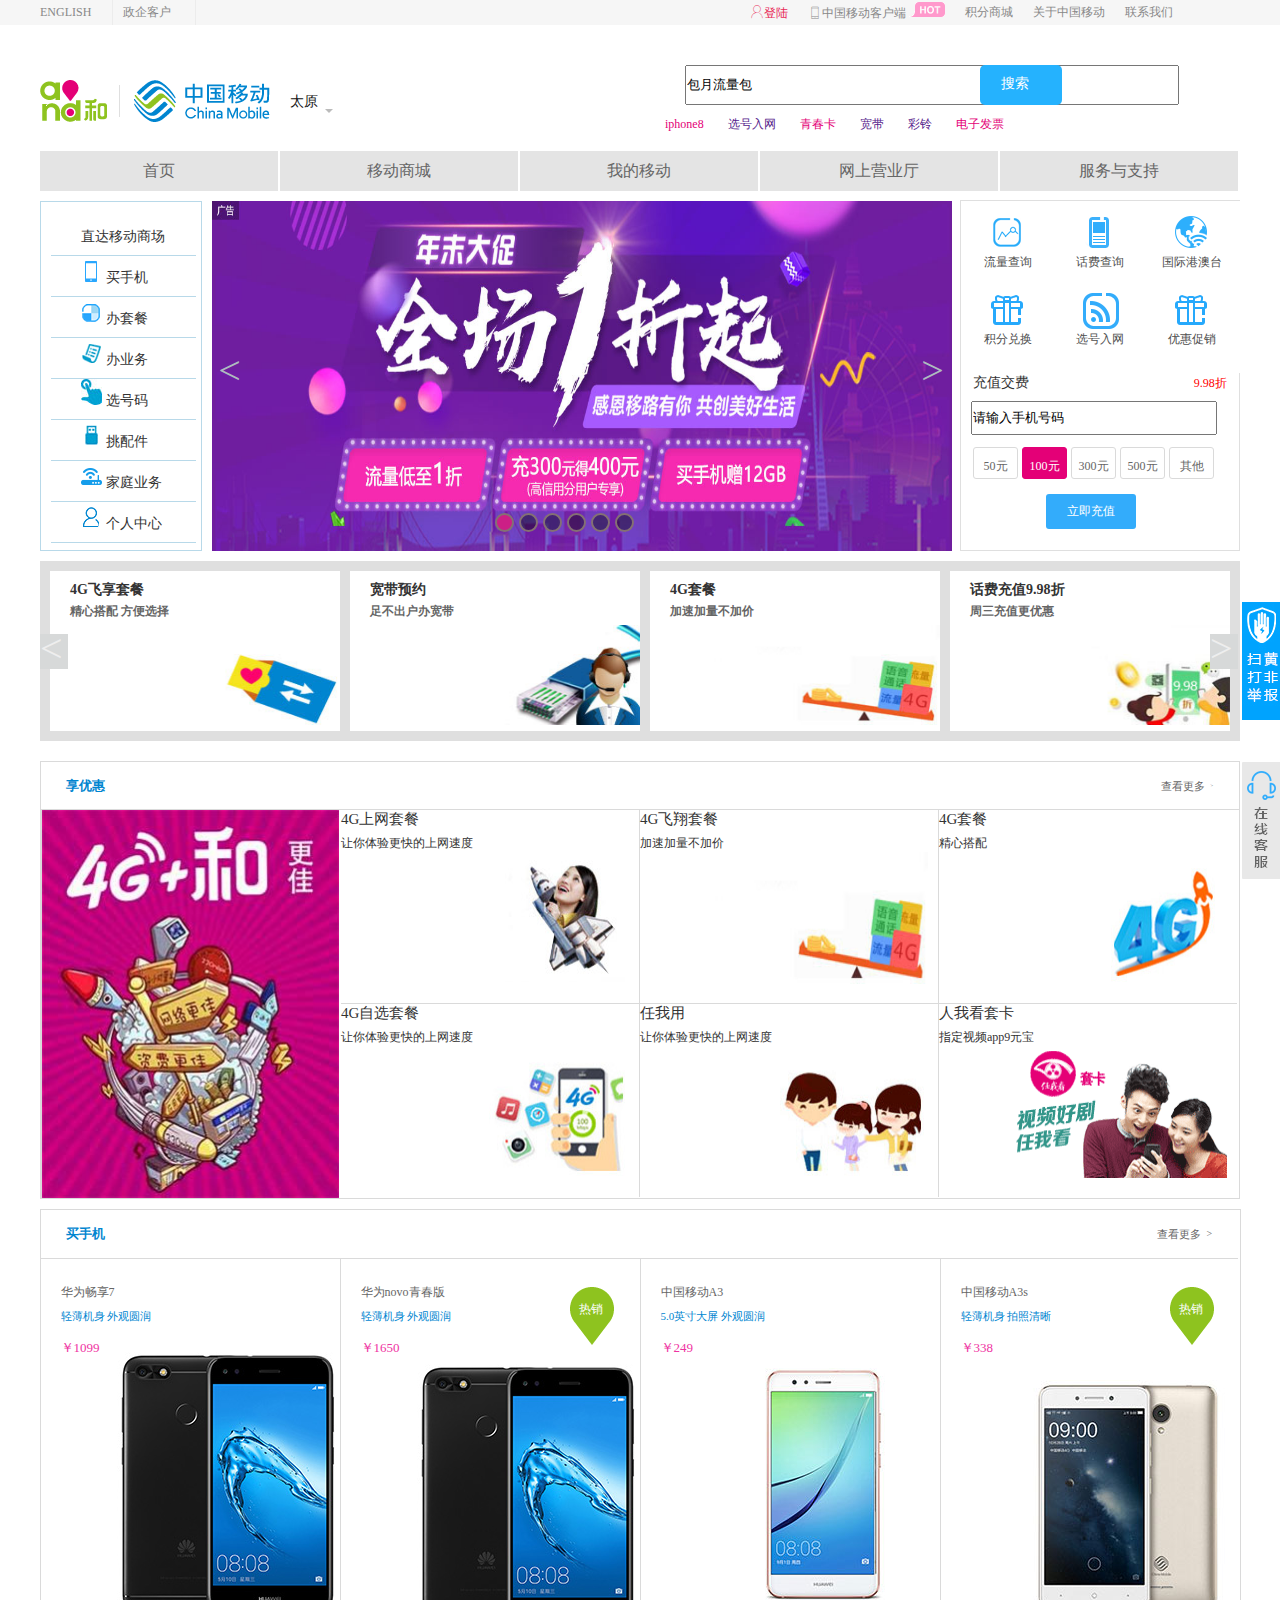
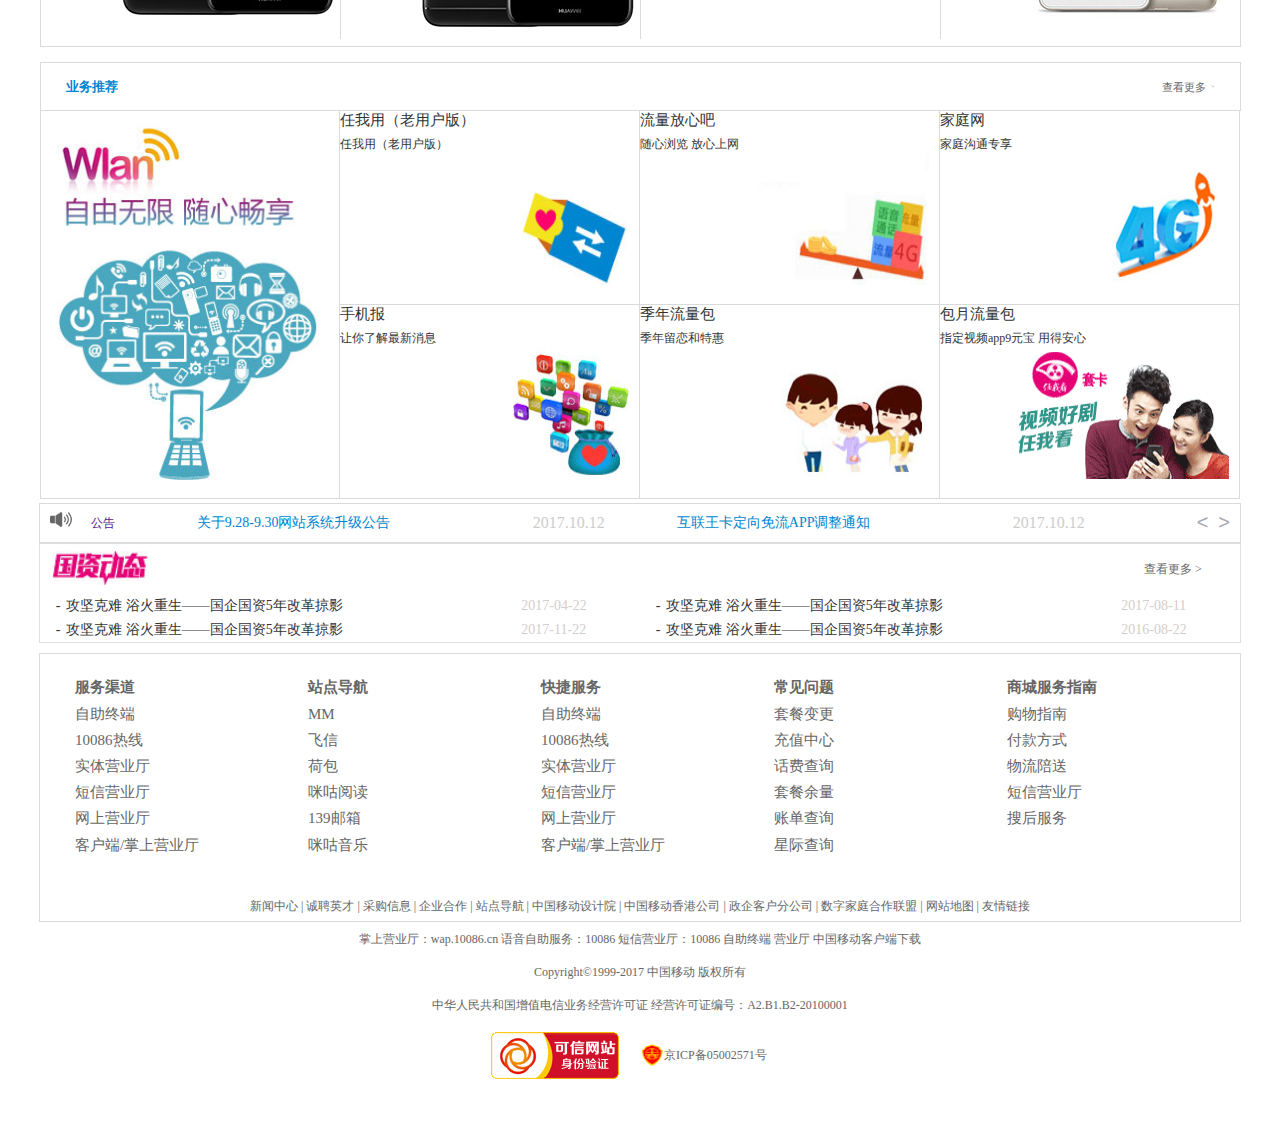
<file: index.html>
<!DOCTYPE html>
<html lang="en">
<head>
	<meta charset="UTF-8">
	<title>中国移动</title>
	<link rel="stylesheet" href="css/index.css">
	<script src="js/animate.js"></script>
	<script src="js/index.js"></script>
	<link rel="stylesheet" href="iconfont/iconfont.css">
</head>
<body>
<!-- 顶栏开始 -->
<div class="topdabeijing">
	<div class="top">
	    <div class="zuolan"><a href=""class="zuolanzi"  >ENGLISH</a></div>
	    <div class="zuolan1"><a href=""class="zuolanzi">政企客户</a></div>
	    <ul class="youlan">
	    	<li><a href=""class="youlanzi lt"><i class="icon icon-denglu"></i>登陆</a></li>
	    	<li class="er"><a href=""class="youlanzi">
				<i class="icon icon-shouji"></i>中国移动客户端
				<img src="img/new.gif" alt="">
				<div class="saoma"><img src="img/二维码.jpg" alt="">扫一扫，随时查话费!</div>
			</a></li>
	    	<li><a href="" class="youlanzi">积分商城</a></li>
	    	<li><a href=""class="youlanzi">关于中国移动</a></li>
	    	<li><a href=""class="youlanzi">联系我们</a></li>
	    </ul>
	</div>
	
</div>
<!-- 顶栏结束 -->
<!-- middle开始 -->
<div class="middlebeijing">
	<div class="zuo1">
		<a href=""><div class="andhe"><img src="img/and和.png" alt=""></div></a>
		<div class="taiyuan">
			<a href="">太原</a>
			<a href="" class="sanjiao"></a>
		</div>
    </div>
    <div class="sousuo">
    	<div class="input-shang">
    		<input type="text" value="包月流量包">
    	</div>
    	<div class="sousuo-jian">
    		<a href="" class="iconfont">搜索</a>
    	</div>
    	<div class="input-zi">
    		<a href="" class="bianse">iphone8</a>
    		<a href="">选号入网</a>
    		<a href="" class="bianse">青春卡</a>
    		<a href="">宽带</a>
    		<a href="">彩铃</a>
    		<a href="" class="bianse">电子发票</a>
    	</div>
    </div>
</div>
<!-- middle结束 -->
<!-- nav开始 -->
<ul class="nav">
	<li> <a href=""class="list">首页</a></li>
	<li> <a href=""class="list1">移动商城
		<div class="mai" style="display:none">
			<span class="mai-zi">买手机</span>
			<span class="mai-zi">办业务</span>
			<span class="mai-zi">办套餐</span>
			<span class="mai-zi">挑配件</span>
			<span class="mai-zi">立即充值</span>
			<span class="mai-zi">个人中心</span>
			<span class="mai-zi">合约机</span>
		</div>
	</a></li>
	<li> <a href=""class="list1">我的移动
		<div class="mai" style="display:none">
			<span class="mai-zi">我的账户</span>
			<span class="mai-zi">套餐余量查询</span>
			<span class="mai-zi">业务状态查询</span>
			<span class="mai-zi">详单查询</span>
			<span class="mai-zi">账单查询</span>
			<span class="mai-zi">积分查询</span>
			<span class="mai-zi">星级查询</span>
		</div>
	</a></li>
	<li> <a href=""class="list1">网上营业厅
		<div class="mai" style="display:none">
			<span class="mai-zi">网上充值</span>
			<span class="mai-zi">话费服务</span>
			<span class="mai-zi">资费套餐</span>
			<span class="mai-zi">选号入网</span>
			<span class="mai-zi">资费信息</span>
			<span class="mai-zi">业务办理</span>
			<span class="mai-zi">优惠促销</span>
		</div>
	</a></li>
	<li> <a href=""class="list1">服务与支持
		<div class="mai" style="display:none">
			<span class="mai-zi">产品</span>
			<span class="mai-zi">资费专区</span>
			<span class="mai-zi">宽带专区</span>
			<span class="mai-zi">国际/港澳台</span>
			<span class="mai-zi">中国移动俱乐部</span>
			<span class="mai-zi">手机营业厅</span>
			<span class="mai-zi">大数据应用</span>
		</div>
	</a></li>
</ul>
<!-- nav结束 -->
<!-- banner开始 -->
<div class="banner">
	<!-- 商品商场分类开始 -->
	<div class="liebiao-box">
		<ul class="liebiao-fenleibox">
			<!-- 第一行 -->
			<li class="liebiao-neirong"><a href="">直达移动商场</a>

			</li>
			<!-- 第二行 -->
			<li class="liebiao-neirong"><a href=""><img src="img/买手机.gif" alt="">    买手机</a>

			</li>
			<!-- 第三行 -->
			<li class="liebiao-neirong"><a href=""><img src="img/办套餐.gif" alt="">    办套餐</a>

			</li>
			<!-- 第四行 -->
			<li class="liebiao-neirong"><a href=""><img src="img/办业务.gif" alt="">    办业务</a>

			</li>
			<!-- 第五行 -->
			<li class="liebiao-neirong"><a href=""><img src="img/选号码.jpg" alt="">    选号码</a>
			</li>
			<!-- 第六行 -->
			<li class="liebiao-neirong"><a href=""><img src="img/挑配件.gif" alt="">    挑配件</a>
			</li>
			<!-- 第七行 -->
			<li class="liebiao-neirong"><a href=""><img src="img/家庭业务.png" alt="">    家庭业务</a>
			</li>
			<!-- 第八行 -->
			<li class="liebiao-neirong"><a href=""><img src="img/个人业务.jpg" alt="">    个人中心</a>
			</li>
		</ul>
	</div>
	<ul class="banner-pic">
		<li style="left:0"><a href=""><img src="img/banner5.jpg" alt=""></a></li>
		<li><a href=""><img src="img/banner6.jpg" alt=""></a></li>
		<li><a href=""><img src="img/banner3.jpg" alt=""></a></li>
		<li><a href=""><img src="img/banner4.jpg" alt=""></a></li>
		<li><a href=""><img src="img/banner1.jpg" alt=""></a></li>
		<li><a href=""><img src="img/banner2.jpg" alt=""></a></li>
	</ul>
	<!-- 中间滚动条 -->
	<ul class="bth-list">
		<li class="bth"></li>
		<li></li>
		<li></li>
		<li></li>
		<li></li>
		<li></li>
			
	</ul>
	<!-- 左把手 -->
	<div class="banner-left">&lt;</div>
	<!-- 右把手 -->
	<div class="banner-right">&gt;</div>
	<!-- 服务开始 -->
	<div class="fuwu">
		<div class="shang">
		    <div class="shang-box">
		<!-- 1 -->
			    <div class="fuwutu"><img src="img/流量查询.gif" alt=""></div>
			    <div class="fuwuzi"><a href="">流量查询</a></div>
			</div>
			    <!-- 2 -->
			<div class="shang-box">
			    <div class="fuwutu"><img src="img/话费查询.gif" alt=""></div>
			    <div class="fuwuzi"><a href="">话费查询</a></div>
			</div>
			    <!-- 3 -->
			<div class="shang-box">
			    <div class="fuwutu"><img src="img/国际港澳台.png" alt=""></div>
			    <div class="fuwuzi"><a href="">国际港澳台</a></div>
			    <!-- 4 -->
			</div>
			<div class="shang-box">
			    <div class="fuwutu"><img src="img/积分兑换.gif" alt=""></div>
			    <div class="fuwuzi"><a href="">积分兑换</a></div>
			</div>    
			<!-- 5 -->
			<div class="shang-box">
			    <div class="fuwutu"><img src="img/选号入网.gif" alt=""></div>
			    <div class="fuwuzi"><a href="">选号入网</a></div>
			</div>
			    <!-- 6 -->
			<div class="shang-box">
			    <div class="fuwutu"><img src="img/优惠.gif" alt=""></div>
			    <div class="fuwuzi"><a href="">优惠促销</a></div>
		    </div>
		</div>
		<!-- xia -->
		<div class="xia">
			<div class="xia-box">
				<a href="">充值交费</a>
				<div class="dazhe">9.98折</div>
			</div>
			<div class="xia-box1"><input type="text" value="请输入手机号码"></div>
			<div class="xia-box2">
				<a href="">50元</a>
				<a href="">100元</a>
				<a href="">300元</a>
				<a href="">500元</a>
				<a href="">其他</a>
			</div>
			<div class="xia-box3">
				<a href="">立即充值</a>
			</div>
		</div>
	</div>
</div>
	<!-- 服务结束 -->
<!-- 优惠开始 -->
<div class="youhui">
	<div class="left">&lt;</div>
	<div class="right">&gt;</div>
	<div class="diyiceng">
		<a href="" class="list3">
			<h1>4G飞享套餐</h1>
			<h2>精心搭配 方便选择</h2>
		<div class="xiatu"><img src="img/心.jpg" alt=""></div>
		</a>
		<a href="" class="list3">
			<h1>宽带预约</h1>
			<h2>足不出户办宽带</h2>
		<div class="xiatu"><img src="img/网线.jpg" alt=""></div></a>
		<a href="" class="list3">
			<h1>4G套餐</h1>
			<h2>加速加量不加价</h2>
		<div class="xiatu"><img src="img/翘班.jpg" alt=""></div></a>
		<a href="" class="list3">
			<h1>话费充值9.98折</h1>
			<h2>周三充值更优惠</h2>
		<div class="xiatu"><img src="img/9.98折.jpg" alt=""></div></a>
		<a href="" class="list3">
			<h1>4G飞享套餐</h1>
			<h2>精心搭配 方便选择</h2>
			<div class="xiatu"><img src="img/心.jpg" alt=""></div>
		</a>
		<a href="" class="list3">
			<h1>宽带预约</h1>
			<h2>足不出户办宽带</h2>
			<div class="xiatu"><img src="img/网线.jpg" alt=""></div></a>
		<a href="" class="list3">
			<h1>4G套餐</h1>
			<h2>加速加量不加价</h2>
			<div class="xiatu"><img src="img/翘班.jpg" alt=""></div></a>
		<a href="" class="list3">
			<h1>话费充值9.98折</h1>
			<h2>周三充值更优惠</h2>
			<div class="xiatu"><img src="img/9.98折.jpg" alt=""></div></a>
	</div>
</div>
<!-- 享优惠开始 -->
<main class="xiangyouhui">
	<div class="youhui-shang">
		<b class="shang-left">享优惠</b>
		<a href="" class="shang-right">
			<div class="shang-right-jiaotou">&gt;</div>
			<div class="shang-right-zi">查看更多</div>
		</a>

	</div>
	<div class="xiangyouhui-xia">
		<a href="" class="xiangyouhui-xia-left"><img src="img/更佳.jpg" alt=""></a>
		<div class="xiangyouhui-xia-right">
			<!-- 1 -->
			<a href="" class="xiangyouhui-right-box">
				<div class="box-zi">4G上网套餐</div>
				<div class="box-zi1">让你体验更快的上网速度</div>
				<div class="xiangyouhui-tu"><img src="img/火箭女.jpg" alt=""></div>
			</a>
			<!-- 2 -->
			<a href="" class="xiangyouhui-right-box">
				<div class="box-zi">4G飞翔套餐</div>
				<div class="box-zi1">加速加量不加价</div>
				<div class="xiangyouhui-tu"><img src="img/翘班.jpg" alt=""></div>
			</a>
			<!-- 3 -->
			<a href="" class="xiangyouhui-right-box">
				<div class="box-zi">4G套餐</div>
				<div class="box-zi1">精心搭配</div>
				<div class="xiangyouhui-tu"><img src="img/火箭.jpg" alt=""></div>
			</a>
			<!-- 4 -->
			<a href="" class="xiangyouhui-right-box">
				<div class="box-zi">4G自选套餐</div>
				<div class="box-zi1">让你体验更快的上网速度</div>
				<div class="xiangyouhui-tu"><img src="img/4G应用.jpg" alt=""></div>
			</a>
			<!-- 5 -->
			<a href="" class="xiangyouhui-right-box">
				<div class="box-zi">任我用</div>
				<div class="box-zi1">让你体验更快的上网速度</div>
				<div class="xiangyouhui-tu"><img src="img/一大家.jpg" alt=""></div>
			</a>
			<!-- 6 -->
			<a href="" class="xiangyouhui-right-box">
				<div class="box-zi">人我看套卡</div>
				<div class="box-zi1">指定视频app9元宝</div>
				<div class="xiangyouhui-tu"><img src="img/套卡.gif" alt=""></div>
			</a>

		</div>
	</div>
</main>
<!-- 享优惠结束 -->
<!-- 买手机开始 -->
<main class="maishouji">
	<div class="shouji-shang">
		<b class="shoujishang-left">买手机</b>
		<a href="" class="shoujishang-right">
			<div class="shoujishang-right-jiaotou">&gt;</div>
			<div class="shoujishang-right-zi">查看更多</div>
		</a>

	</div>
	<!-- 手机下开始 -->
	<div class="shouji-xia">
	<!-- 1 -->
		<a href="" class="shouji-xia1">
			<div class="shouji-xia-zi">华为畅享7</div>
			<div class="shouji-xia-zi1">轻薄机身 外观圆润</div>
			<div class="shouji-xia-zi2">￥1099</div>
			<div class="shouji-xia-tu"><img src="img/808灰.jpg" alt=""></div>
		</a>
		<!-- 2 -->
		<a href="" class="shouji-xia1">
            <div class="shouji-xia-zibox">
                <div class="zibox-left">
                	<div class="shouji-xia-zi">华为novo青春版</div>
                	<div class="shouji-xia-zi1">轻薄机身 外观圆润</div>
                	<div class="shouji-xia-zi2">￥1650</div>
                </div>
            	<div class="zibox-right">
            		<img src="img/rexiao.gif" alt="">
            		<div class="rexiao">热销</div>
            	</div>
            </div>
			    <div class="shouji-xia-tu"><img src="img/808灰.jpg" alt=""></div>

		</a>
		<!-- 3 -->
		<a href="" class="shouji-xia1">
			<div class="shouji-xia-zi">中国移动A3</div>
			<div class="shouji-xia-zi1">5.0英寸大屏 外观圆润</div>
			<div class="shouji-xia-zi2">￥249</div>
			<div class="shouji-xia-tu"><img src="img/120.jpg" alt=""></div>
		</a>
		<!-- 4 -->
		<a href="" class="shouji-xia1">
            <div class="shouji-xia-zibox">
                <div class="zibox-left">
                	<div class="shouji-xia-zi">中国移动A3s</div>
                	<div class="shouji-xia-zi1">轻薄机身 拍照清晰</div>
                	<div class="shouji-xia-zi2">￥338</div>
                </div>
            	<div class="zibox-right">
            		<img src="img/rexiao.gif" alt="">
            		<div class="rexiao">热销</div>
            	</div>
            </div>
			    <div class="shouji-xia-tu"><img src="img/银9：00.jpg" alt=""></div>

		</a>
	</div>

</main>
<!-- 买手机结束 -->
<!-- 业务推荐开始 -->
<main class="yewutuijian">
	<div class="yewu-shang">
		<b class="yewushang-left">业务推荐</b>
		<a href="" class="yewushang-right">
			<div class="yewushang-right-jiaotou">&gt;</div>
			<div class="yewushang-right-zi">查看更多</div>
		</a>

	</div>
	<div class="yewu-xia">
		<a href="" class="yewu-xia-left"><img src="img/自由无限.jpg" alt=""></a>
		<div class="yewu-xia-right">
			<!-- 1 -->
			<a href="" class="yewu-right-box">
				<div class="box-zi">任我用（老用户版）</div>
				<div class="box-zi1">任我用（老用户版）</div>
				<div class="yewu-tu"><img src="img/心.jpg"></div>
			</a>
			<!-- 2 -->
			<a href="" class="yewu-right-box">
				<div class="box-zi">流量放心吧</div>
				<div class="box-zi1">随心浏览 放心上网</div>
				<div class="yewu-tu"><img src="img/翘班.jpg" alt=""></div>
			</a>
			<!-- 3 -->
			<a href="" class="yewu-right-box">
				<div class="box-zi">家庭网</div>
				<div class="box-zi1">家庭沟通专享</div>
				<div class="yewu-tu"><img src="img/火箭.jpg" alt=""></div>
			</a>
			<!-- 4 -->
			<a href="" class="yewu-right-box">
				<div class="box-zi">手机报</div>
				<div class="box-zi1">让你了解最新消息</div>
				<div class="yewu-tu"><img src="img/应用宝.jpg"></div>
			</a>
			<!-- 5 -->
			<a href="" class="yewu-right-box">
				<div class="box-zi">季年流量包</div>
				<div class="box-zi1">季年留恋和特惠</div>
				<div class="yewu-tu"><img src="img/一大家.jpg" alt=""></div>
			</a>
			<!-- 6 -->
			<a href="" class="yewu-right-box">
				<div class="box-zi">包月流量包</div>
				<div class="box-zi1">指定视频app9元宝 用得安心</div>
				<div class="yewu-tu"><img src="img/套卡.gif" alt=""></div>
			</a>

		</div>
	</div>
</main>
<!-- 业务推荐结束 -->
<!-- 公告开始 -->
<main class="gonggao">
	<div class="laba"><img src="img/laba.gif" alt="">
	    <a href="" class="laba-zi">公告</a>
	</div>
	<ul class="xinwen">
		<li class="gg">
			<a href="" class="zuo" title="关于9.28-9.30网站系统升级公告">关于9.28-9.30网站系统升级公告</a>
			<span>2017.10.12</span>
		</li>
		<li class="gg">
			<a href="" class="zuo" title="互联王卡定向免流APP调整通知">互联王卡定向免流APP调整通知</a>
			<span>2017.10.12</span>
		</li>
		<li>
			<a href="" class="zuo" title="关于中国移动通信集团分销合作伙伴的公告">关于中国移动通信集团分销的公告</a>
			<span>2017.10.12</span>
		</li>
		<li>
			<a href="" class="zuo" title="互联王卡定向免流APP调整通知">双十一福利，1.5GB境外流量免费送！</a>
			<span>2017.10.12</span>
		</li>
	</ul>
	<span class="l">&gt;</span>
	<span class="r">&lt;</span>
</main>
<!-- 公告结束 -->
<!-- 新增动态开始 -->
<main class="dongtai">
	<div class="dongtaishang"><img src="img/国资动态.jpg" alt="">
	<a href="" class="dongtaishang-right">
		<div class="dongtaishang-right-zi">查看更多 &gt;</div>
		<!-- <div class="dongtaishang-right-jiaotou"></div> -->

	</a>
	</div>
	<ul>
		<li>
			<a href="">-</a>
			<a href="" title="攻坚克难 浴火重生——国企国资5年改革掠影">攻坚克难 浴火重生——国企国资5年改革掠影</a>
			<div class="riqi">2017-04-22</div>
		</li>
		<li>
			<a href="">-</a>
			<a href="" title="攻坚克难 浴火重生——国企国资5年改革掠影">攻坚克难 浴火重生——国企国资5年改革掠影</a>
			<div class="riqi">2017-08-11</div>
		</li>
		<li>
			<a href="">-</a>
			<a href="" title="攻坚克难 浴火重生——国企国资5年改革掠影">攻坚克难 浴火重生——国企国资5年改革掠影</a>
			<div class="riqi">2017-11-22</div>
		</li>
		<li>
			<a href="">-</a>
			<a href="" title="攻坚克难 浴火重生——国企国资5年改革掠影">攻坚克难 浴火重生——国企国资5年改革掠影</a>
			<div class="riqi">2016-08-22</div>
		</li>
	</ul>
</main>
<!-- 新增动态结束 -->
<!-- banner结束 -->
<!-- 尾部开始 -->
<div class="weibu">
	<div class="footer">
		<div class="footer-list">
			<h2>服务渠道</h2>
			<div class="footer-list1">
				<a href="">自助终端</a>
				<a href="">10086热线</a>
				<a href="">实体营业厅</a>
				<a href="">短信营业厅</a>
				<a href="">网上营业厅</a>
				<a href="">客户端/掌上营业厅</a>
			</div>
		</div>
		<div class="footer-list">
			<h2>站点导航</h2>
			<div class="footer-list1">
				<a href="">MM</a>
				<a href="">飞信</a>
				<a href="">荷包</a>
				<a href="">咪咕阅读</a>
				<a href="">139邮箱</a>
				<a href="">咪咕音乐</a>
			</div>
		</div>
		<div class="footer-list">
			<h2>快捷服务</h2>
			<div class="footer-list1">
				<a href="">自助终端</a>
				<a href="">10086热线</a>
				<a href="">实体营业厅</a>
				<a href="">短信营业厅</a>
				<a href="">网上营业厅</a>
				<a href="">客户端/掌上营业厅</a>
			</div>
		</div>
		<div class="footer-list">
			<h2>常见问题</h2>
			<div class="footer-list1">
				<a href="">套餐变更</a>
				<a href="">充值中心</a>
				<a href="">话费查询</a>
				<a href="">套餐余量</a>
				<a href="">账单查询</a>
				<a href="">星际查询</a>
			</div>
		</div>
		<div class="footer-list">
			<h2>商城服务指南</h2>
			<div class="footer-list1">
				<a href="">购物指南</a>
				<a href="">付款方式</a>
				<a href="">物流陪送</a>
				<a href="">短信营业厅</a>
				<a href="">搜后服务</a>
			</div>
		</div>
	</div>
</div>
<!-- 尾部结束 -->
<!-- 底端开始 -->
<div class="diduan" >
	<div class="diduan1">
		<a href="">新闻中心 | 诚聘英才 | 采购信息 | 企业合作 | 站点导航 | 中国移动设计院 | 中国移动香港公司 | 政企客户分公司 | 数字家庭合作联盟 | 网站地图 | 友情链接</a>
	</div>
	<div class="diduan1">
		<a href=""> 掌上营业厅：wap.10086.cn 语音自助服务：10086 短信营业厅：10086 自助终端 营业厅 中国移动客户端下载</a>
	</div>
	<div class="diduan1">
		<a href=""> Copyright©1999-2017  中国移动  版权所有</a>
	</div>
	<div class="diduan1">
		<a href=""> 中华人民共和国增值电信业务经营许可证  经营许可证编号：A2.B1.B2-20100001</a>
	</div>
	<div class="diduan2">
		<img src="img/可信网站.png" alt="">
		<img src="img/gov.gif" alt="">
		<a href="">京ICP备05002571号</a>
	</div>
</div>
<!-- 底端结束 -->
<!--侧定位-->
	<div class="shdf">
		<a href="">
			<img src="img/shdf.jpg" alt="">
		</a>
	</div>
	<div class="shdf1">
			<img src="img/收听.gif" alt="">
	</div>
</body>
</html>
</file>
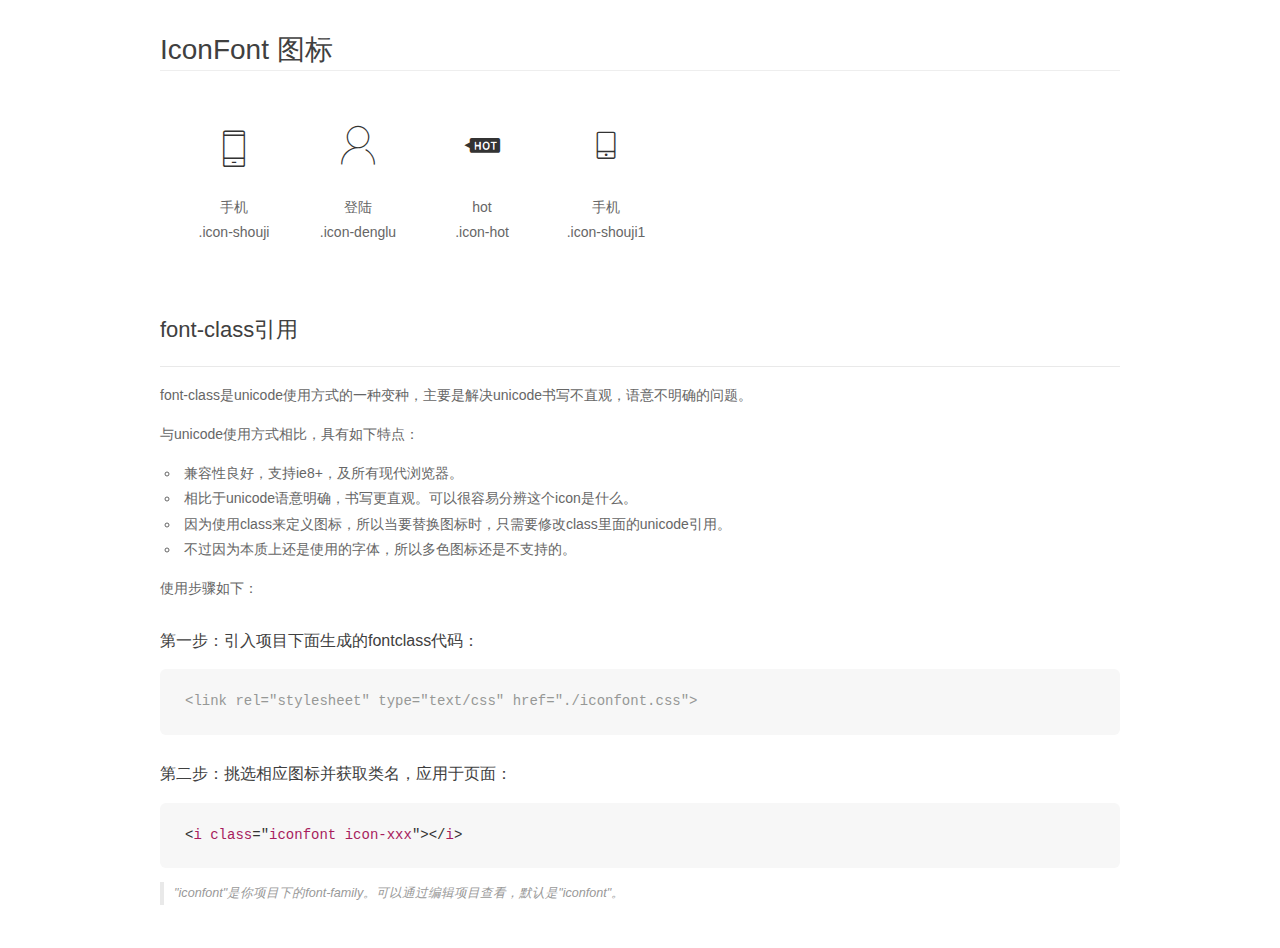
<file: iconfont/demo_fontclass.html>
<!DOCTYPE html>
<html>
<head>
    <meta charset="utf-8"/>
    <title>IconFont</title>
    <link rel="stylesheet" href="demo.css">
    <link rel="stylesheet" href="iconfont.css">
</head>
<body>
    <div class="main markdown">
        <h1>IconFont 图标</h1>
        <ul class="icon_lists clear">
            
                <li>
                <i class="icon iconfont icon-shouji"></i>
                    <div class="name">手机</div>
                    <div class="fontclass">.icon-shouji</div>
                </li>
            
                <li>
                <i class="icon iconfont icon-denglu"></i>
                    <div class="name">登陆</div>
                    <div class="fontclass">.icon-denglu</div>
                </li>
            
                <li>
                <i class="icon iconfont icon-hot"></i>
                    <div class="name">hot</div>
                    <div class="fontclass">.icon-hot</div>
                </li>
            
                <li>
                <i class="icon iconfont icon-shouji1"></i>
                    <div class="name">手机</div>
                    <div class="fontclass">.icon-shouji1</div>
                </li>
            
        </ul>

        <h2 id="font-class-">font-class引用</h2>
        <hr>

        <p>font-class是unicode使用方式的一种变种，主要是解决unicode书写不直观，语意不明确的问题。</p>
        <p>与unicode使用方式相比，具有如下特点：</p>
        <ul>
        <li>兼容性良好，支持ie8+，及所有现代浏览器。</li>
        <li>相比于unicode语意明确，书写更直观。可以很容易分辨这个icon是什么。</li>
        <li>因为使用class来定义图标，所以当要替换图标时，只需要修改class里面的unicode引用。</li>
        <li>不过因为本质上还是使用的字体，所以多色图标还是不支持的。</li>
        </ul>
        <p>使用步骤如下：</p>
        <h3 id="-fontclass-">第一步：引入项目下面生成的fontclass代码：</h3>


        <pre><code class="lang-js hljs javascript"><span class="hljs-comment">&lt;link rel="stylesheet" type="text/css" href="./iconfont.css"&gt;</span></code></pre>
        <h3 id="-">第二步：挑选相应图标并获取类名，应用于页面：</h3>
        <pre><code class="lang-css hljs">&lt;<span class="hljs-selector-tag">i</span> <span class="hljs-selector-tag">class</span>="<span class="hljs-selector-tag">iconfont</span> <span class="hljs-selector-tag">icon-xxx</span>"&gt;&lt;/<span class="hljs-selector-tag">i</span>&gt;</code></pre>
        <blockquote>
        <p>"iconfont"是你项目下的font-family。可以通过编辑项目查看，默认是"iconfont"。</p>
        </blockquote>
    </div>
</body>
</html>
</file>
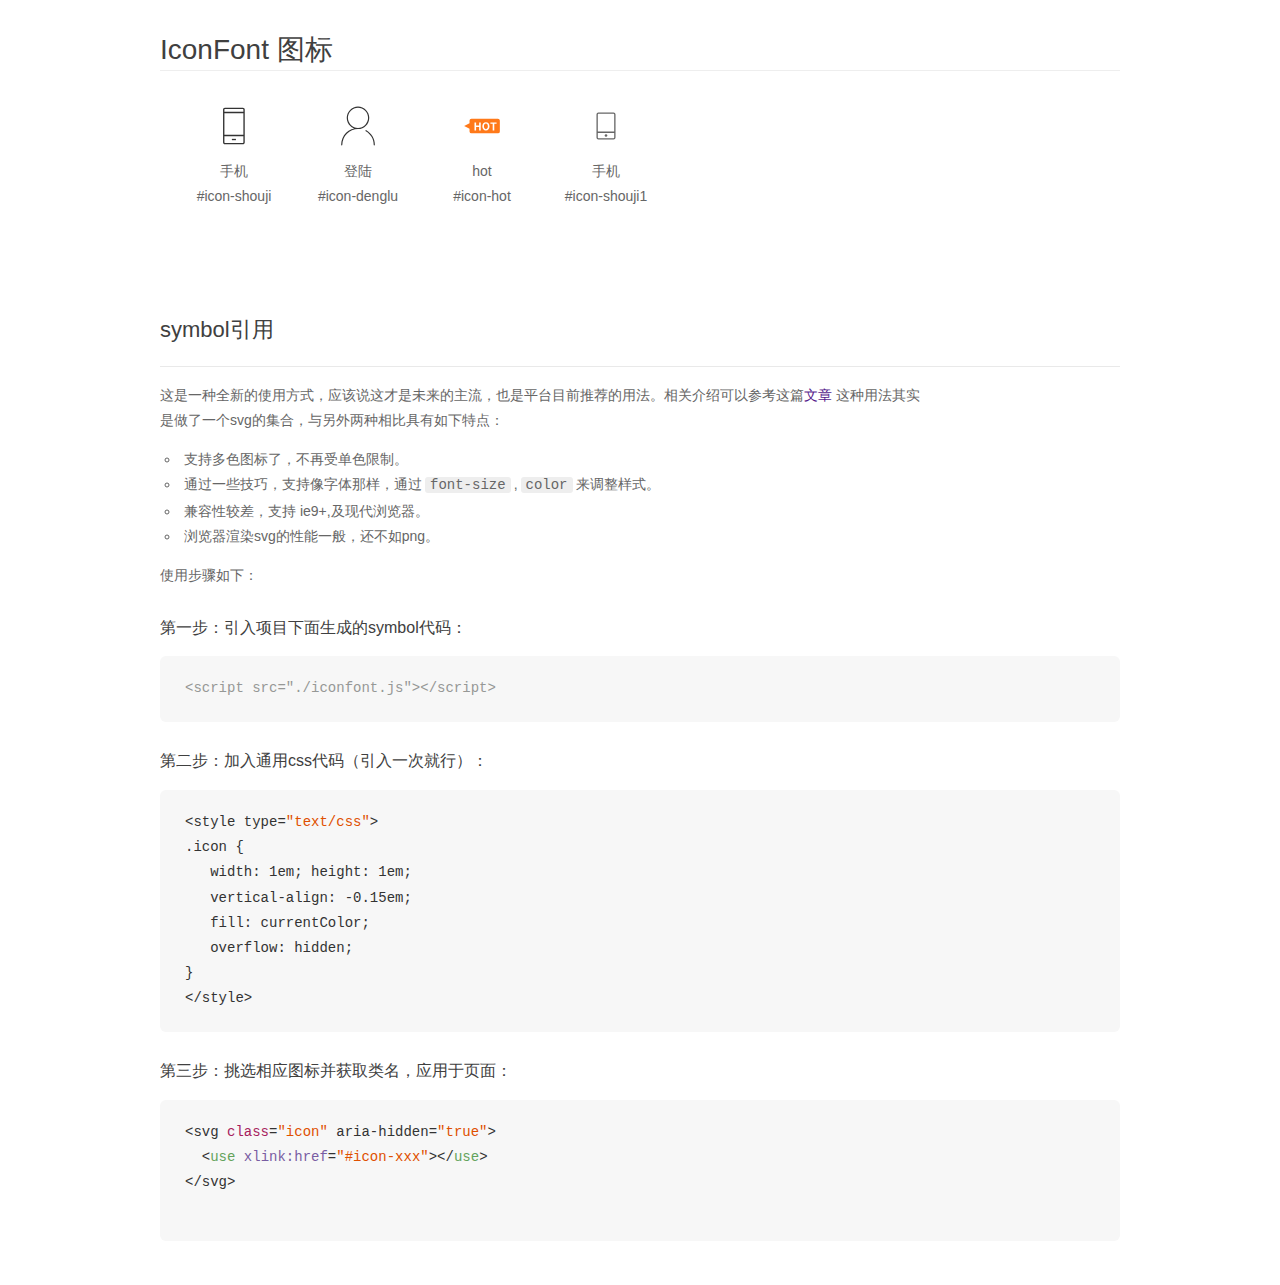
<file: iconfont/demo_symbol.html>
<!DOCTYPE html>
<html>
<head>
    <meta charset="utf-8"/>
    <title>IconFont</title>
    <link rel="stylesheet" href="demo.css">
    <script src="iconfont.js"></script>

    <style type="text/css">
        .icon {
          /* 通过设置 font-size 来改变图标大小 */
          width: 1em; height: 1em;
          /* 图标和文字相邻时，垂直对齐 */
          vertical-align: -0.15em;
          /* 通过设置 color 来改变 SVG 的颜色/fill */
          fill: currentColor;
          /* path 和 stroke 溢出 viewBox 部分在 IE 下会显示
             normalize.css 中也包含这行 */
          overflow: hidden;
        }

    </style>
</head>
<body>
    <div class="main markdown">
        <h1>IconFont 图标</h1>
        <ul class="icon_lists clear">
            
                <li>
                    <svg class="icon" aria-hidden="true">
                        <use xlink:href="#icon-shouji"></use>
                    </svg>
                    <div class="name">手机</div>
                    <div class="fontclass">#icon-shouji</div>
                </li>
            
                <li>
                    <svg class="icon" aria-hidden="true">
                        <use xlink:href="#icon-denglu"></use>
                    </svg>
                    <div class="name">登陆</div>
                    <div class="fontclass">#icon-denglu</div>
                </li>
            
                <li>
                    <svg class="icon" aria-hidden="true">
                        <use xlink:href="#icon-hot"></use>
                    </svg>
                    <div class="name">hot</div>
                    <div class="fontclass">#icon-hot</div>
                </li>
            
                <li>
                    <svg class="icon" aria-hidden="true">
                        <use xlink:href="#icon-shouji1"></use>
                    </svg>
                    <div class="name">手机</div>
                    <div class="fontclass">#icon-shouji1</div>
                </li>
            
        </ul>


        <h2 id="symbol-">symbol引用</h2>
        <hr>

        <p>这是一种全新的使用方式，应该说这才是未来的主流，也是平台目前推荐的用法。相关介绍可以参考这篇<a href="">文章</a>
        这种用法其实是做了一个svg的集合，与另外两种相比具有如下特点：</p>
        <ul>
          <li>支持多色图标了，不再受单色限制。</li>
          <li>通过一些技巧，支持像字体那样，通过<code>font-size</code>,<code>color</code>来调整样式。</li>
          <li>兼容性较差，支持 ie9+,及现代浏览器。</li>
          <li>浏览器渲染svg的性能一般，还不如png。</li>
        </ul>
        <p>使用步骤如下：</p>
        <h3 id="-symbol-">第一步：引入项目下面生成的symbol代码：</h3>
        <pre><code class="lang-js hljs javascript"><span class="hljs-comment">&lt;script src="./iconfont.js"&gt;&lt;/script&gt;</span></code></pre>
        <h3 id="-css-">第二步：加入通用css代码（引入一次就行）：</h3>
        <pre><code class="lang-js hljs javascript">&lt;style type=<span class="hljs-string">"text/css"</span>&gt;
.icon {
   width: <span class="hljs-number">1</span>em; height: <span class="hljs-number">1</span>em;
   vertical-align: <span class="hljs-number">-0.15</span>em;
   fill: currentColor;
   overflow: hidden;
}
&lt;<span class="hljs-regexp">/style&gt;</span></code></pre>
        <h3 id="-">第三步：挑选相应图标并获取类名，应用于页面：</h3>
        <pre><code class="lang-js hljs javascript">&lt;svg <span class="hljs-class"><span class="hljs-keyword">class</span></span>=<span class="hljs-string">"icon"</span> aria-hidden=<span class="hljs-string">"true"</span>&gt;<span class="xml"><span class="hljs-tag">
  &lt;<span class="hljs-name">use</span> <span class="hljs-attr">xlink:href</span>=<span class="hljs-string">"#icon-xxx"</span>&gt;</span><span class="hljs-tag">&lt;/<span class="hljs-name">use</span>&gt;</span>
</span>&lt;<span class="hljs-regexp">/svg&gt;
        </span></code></pre>
    </div>
</body>
</html>
</file>
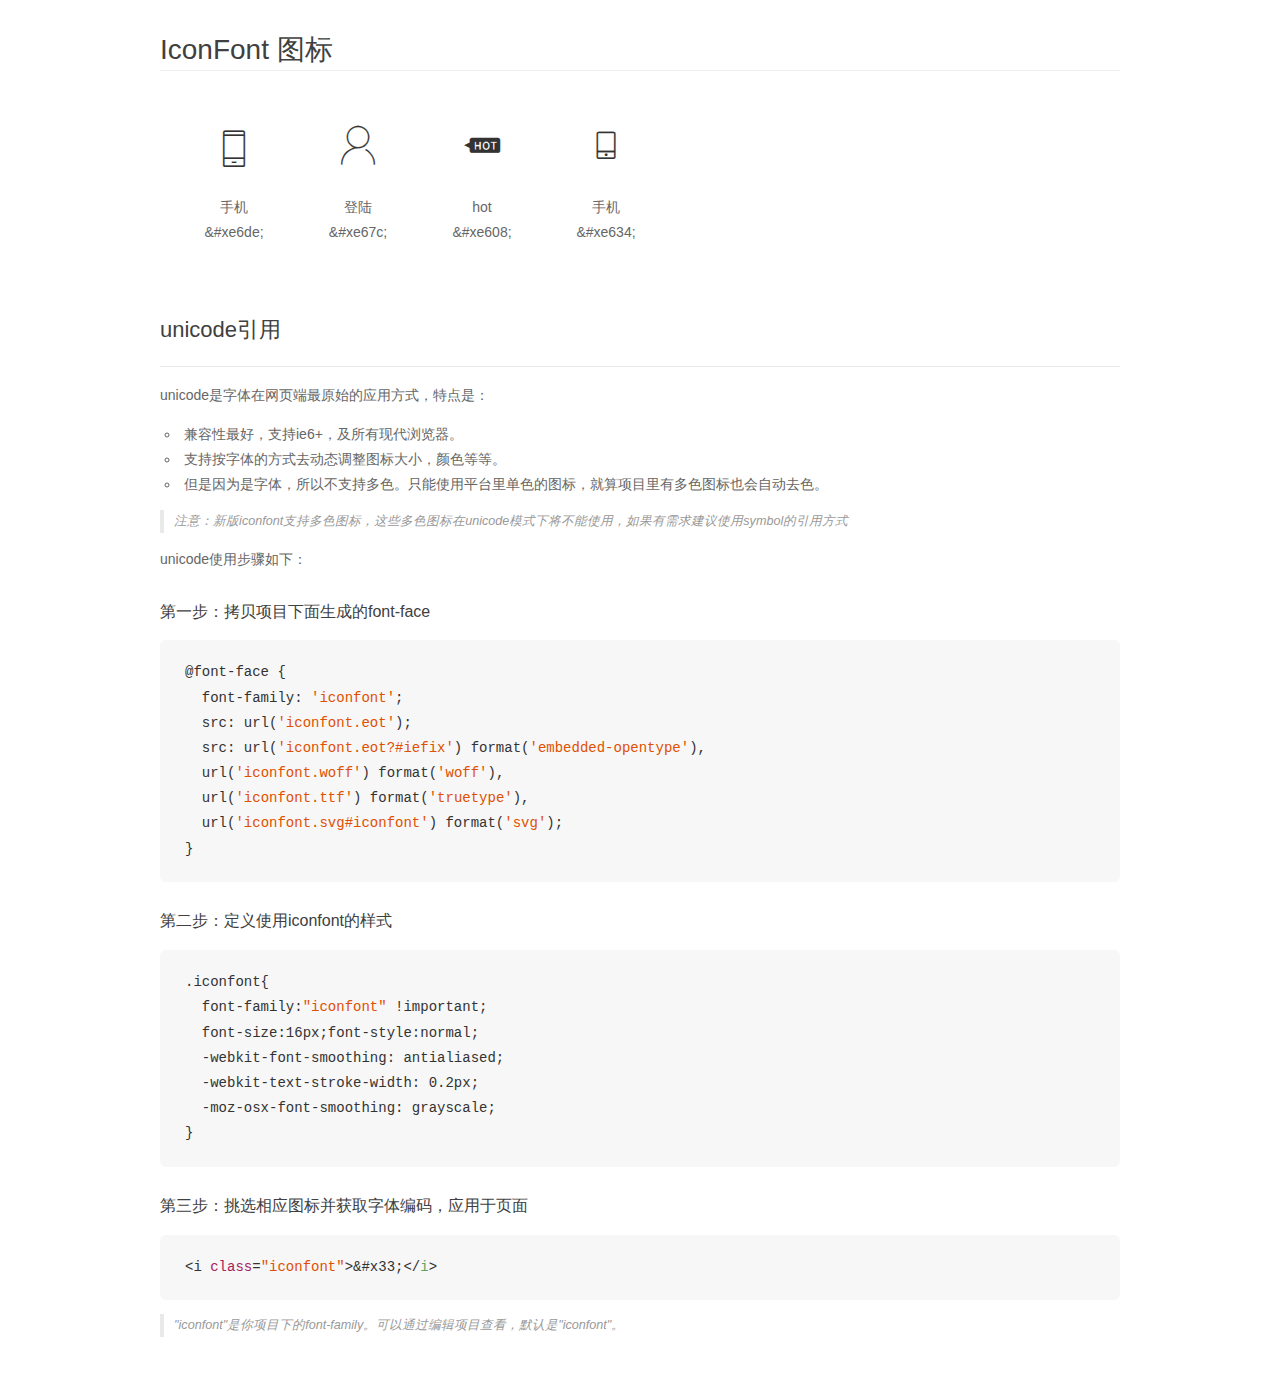
<file: iconfont/demo_unicode.html>
<!DOCTYPE html>
<html>
<head>
    <meta charset="utf-8"/>
    <title>IconFont</title>
    <link rel="stylesheet" href="demo.css">

    <style type="text/css">

        @font-face {font-family: "iconfont";
          src: url('iconfont.eot'); /* IE9*/
          src: url('iconfont.eot#iefix') format('embedded-opentype'), /* IE6-IE8 */
          url('iconfont.woff') format('woff'), /* chrome, firefox */
          url('iconfont.ttf') format('truetype'), /* chrome, firefox, opera, Safari, Android, iOS 4.2+*/
          url('iconfont.svg#iconfont') format('svg'); /* iOS 4.1- */
        }

        .iconfont {
          font-family:"iconfont" !important;
          font-size:16px;
          font-style:normal;
          -webkit-font-smoothing: antialiased;
          -webkit-text-stroke-width: 0.2px;
          -moz-osx-font-smoothing: grayscale;
        }

    </style>
</head>
<body>
    <div class="main markdown">
        <h1>IconFont 图标</h1>
        <ul class="icon_lists clear">
            
                <li>
                <i class="icon iconfont">&#xe6de;</i>
                    <div class="name">手机</div>
                    <div class="code">&amp;#xe6de;</div>
                </li>
            
                <li>
                <i class="icon iconfont">&#xe67c;</i>
                    <div class="name">登陆</div>
                    <div class="code">&amp;#xe67c;</div>
                </li>
            
                <li>
                <i class="icon iconfont">&#xe608;</i>
                    <div class="name">hot</div>
                    <div class="code">&amp;#xe608;</div>
                </li>
            
                <li>
                <i class="icon iconfont">&#xe634;</i>
                    <div class="name">手机</div>
                    <div class="code">&amp;#xe634;</div>
                </li>
            
        </ul>
        <h2 id="unicode-">unicode引用</h2>
        <hr>

        <p>unicode是字体在网页端最原始的应用方式，特点是：</p>
        <ul>
        <li>兼容性最好，支持ie6+，及所有现代浏览器。</li>
        <li>支持按字体的方式去动态调整图标大小，颜色等等。</li>
        <li>但是因为是字体，所以不支持多色。只能使用平台里单色的图标，就算项目里有多色图标也会自动去色。</li>
        </ul>
        <blockquote>
        <p>注意：新版iconfont支持多色图标，这些多色图标在unicode模式下将不能使用，如果有需求建议使用symbol的引用方式</p>
        </blockquote>
        <p>unicode使用步骤如下：</p>
        <h3 id="-font-face">第一步：拷贝项目下面生成的font-face</h3>
        <pre><code class="lang-js hljs javascript">@font-face {
  font-family: <span class="hljs-string">'iconfont'</span>;
  src: url(<span class="hljs-string">'iconfont.eot'</span>);
  src: url(<span class="hljs-string">'iconfont.eot?#iefix'</span>) format(<span class="hljs-string">'embedded-opentype'</span>),
  url(<span class="hljs-string">'iconfont.woff'</span>) format(<span class="hljs-string">'woff'</span>),
  url(<span class="hljs-string">'iconfont.ttf'</span>) format(<span class="hljs-string">'truetype'</span>),
  url(<span class="hljs-string">'iconfont.svg#iconfont'</span>) format(<span class="hljs-string">'svg'</span>);
}
</code></pre>
        <h3 id="-iconfont-">第二步：定义使用iconfont的样式</h3>
        <pre><code class="lang-js hljs javascript">.iconfont{
  font-family:<span class="hljs-string">"iconfont"</span> !important;
  font-size:<span class="hljs-number">16</span>px;font-style:normal;
  -webkit-font-smoothing: antialiased;
  -webkit-text-stroke-width: <span class="hljs-number">0.2</span>px;
  -moz-osx-font-smoothing: grayscale;
}
</code></pre>
        <h3 id="-">第三步：挑选相应图标并获取字体编码，应用于页面</h3>
        <pre><code class="lang-js hljs javascript">&lt;i <span class="hljs-class"><span class="hljs-keyword">class</span></span>=<span class="hljs-string">"iconfont"</span>&gt;&amp;#x33;<span class="xml"><span class="hljs-tag">&lt;/<span class="hljs-name">i</span>&gt;</span></span></code></pre>

        <blockquote>
        <p>"iconfont"是你项目下的font-family。可以通过编辑项目查看，默认是"iconfont"。</p>
        </blockquote>
    </div>


</body>
</html>
</file>
<file: css/index.css>
/*
* @Author: mlszd
* @Date:   2017-10-05 16:01:54
* @Last Modified by:   mlszd
* @Last Modified time: 2017-10-09 00:05:58
*/
*{margin:0; padding:0;
list-style: none}
a{text-decoration: none}
/* 	顶栏开始 */
.topdabeijing{
	width: 100%;
	height: 25px;
	background:#f6f6f6;
}
.top{
	width: 1200px;
	height: 25px;
	background: #f6f6f6;
	margin: 0 auto;

}
.zuolanzi{
	width: 72px;
	height: 25px;
	color: #888888;
	float: left;
	border-right: 1px solid #ececec;
	font-size: 12px;
	line-height: 25px;
	margin-right: 10px;
}
.zuolanzi:hover{
	color: #309cd9;
	cursor: pointer;
}
.icon{
	font-family:"iconfont";
	font-size:14px;
	font-style:normal;
	text-align: center;
}
.youlan{
	width:500px;
	height: 25px;
	background:#f6f6f6;
	float:right;
}
.youlanzi{
	font-size: 12px;
	float: left;
	margin-right: 10px;
	line-height: 25px;
	padding-left: 10px;
	color: #888888;
	position: relative;
}
.saoma{
	width: 150px;
	height: 150px;
	background: #fff;
	position: absolute;
	top:25px;
	z-index: 2;
	font-size: 14px;
	text-align:center;
	line-height: 20px;
	display: none;
}
.saoma img{
	width: 60%;
	height: 60%;
	display: block;
	margin: 15px auto;
}
.saoma:hover{
	color: #111111;
}
.lt{
	color: #e82a58;
}
.youlanzi:hover{
    color:#309cd9; 
}
/* 顶栏结束 */
/* middle开始 */
.middlebeijing{
	width:1200px;
	height: 96px;
	padding: 15px 0 15px 0;
	margin: 0 auto;
}
.zuo1{
	width: 575px;
	height: 50px;
	background: #ffffff;
	float: left;
	margin-top: 40px;
	
}
.middlebeijing .andhe{
	width: 230px;
	height: 100%;
	float: left;
}
.taiyuan{
	width: 43px;
	height: 25px;
	margin-top: 8.5px;
	margin-left: 20px;
    float: left;
}
.taiyuan a:nth-child(1){
	display: block;
	font-size: 14px;
	line-height: 25px;
	float: left;
	color: #111111;
}
.taiyuan a:nth-child(2){
	display: block;
	width: 0;
	height: 0;
	margin-top: 20px;
	margin-left: 1px;
	border-top:4px solid #bbbbbb;
	border-left:4px solid transparent;
	border-bottom: 4px solid transparent;
	border-right:4px solid transparent;
	transition:all 0.5s;
	float: right;
	font-size: 8px;
	line-height: 25px;
	/* float: right; */
}
.sousuo{
	width: 575px;
	height: 61.8px;
	float: right;

}
.input-shang{
	height: 36px;
	width: 575px;
	/* border: 1px solid #ccc; */
	margin-top: 25px;
	margin-left: 20px;
}
.input-shang input{
	width: 490px;
	height: 100%;
	outline: none;
}
.sousuo-jian{
	width: 40px;
	height: 40px;
	padding: 0 21px;
	background-color: #25b2fe;
	border-radius: 5px;
	position: absolute;
	top: 65px;
	right: 218px;
}
.sousuo-jian a{
	font-size: 14px;
	line-height: 36px;
	color: white;
}
.input-zi{
	width: 100%;
	height: 26.6px;
	margin-top:10px;
}
.input-zi a{
	font-size: 12px;
	line-height: 26.6px;
	margin-right: 20px;
}
.input-zi a:hover{
	color: #33acfb;
	text-decoration: underline;
}
.input-zi .bianse{
	color: #e40077;
}	

/* middle结束 */
/* nav开始 */
.nav{
	width: 1200px;
	height: 40px;
	background:#ffffff;
	margin: 0 auto;
	position: relative;
	padding-bottom: 10px;
}
.list1{
	width: 238px;
	height: 40px;
	background:#e4e4e4;
	float: left;
	border-right: 2px solid #ffffff;
	line-height: 40px;
	text-align: center;
	color: #666666;
}
.list{
	width: 238px;
	height: 40px;
	background:#e4e4e4;
	float: left;
	border-right: 2px solid #ffffff;
	line-height: 40px;
	text-align: center;
	color: #666666;
}
.list:hover{
	cursor: pointer;
	color:#309cd9;
	background:#eaffea;
}
.list1:hover{
	cursor: pointer;
	color:#309cd9;
	background:#eaffea;
}
.mai{
	width: 1200px;
	height: 40px;
	background: #fff;
	position: absolute;
	left: 0;
	right: 100px;
	z-index: 1;
	color: #111111;
}

.mai-zi{
	width: 170px;
	height: 40px;
	font-size: 14px;
	float: left;
}
.mai-zi:hover{
	color:#309cd9;
}
/* nav结束*/
/* banner开始 */
.banner{
	width:1200px;
	height: 350px;
	background:#ffffff;
	margin: 0 auto;
	position: relative;

}
.banner-pic{
	width: 740px;
	height: 350px;
	background:#ffffff;
	position:relative;
	overflow: hidden;
}
.banner-pic li{
	width: 740px;
	height: 350px;
	position:absolute;
	top: 0;
    left: -740px;
}
.banner-pic img,.banner-pic a{
	display: block;
	width: 100%;
	height:100%;
}
/* 左把手 */
.banner-left{
	width: 35px;
	height: 60px;
	background: rgba(0, 0, 0, 0.0);
	position:absolute;
	bottom:150px;
	margin-top: auto;
	margin-bottom: auto;
	left: 172px;
	font-size: 40px;
	color: #aebbbf;
	line-height: 60px;
	text-align: center;
	cursor: pointer;
}
.banner-left:hover{
	background: rgba(0,0,0,0.5);
	color: #FFFFFF;
}
/* 右把手 */
.banner-right{
	width: 35px;
	height: 60px;
	background: rgba(0, 0, 0, 0.0);
	position:absolute;
	bottom:150px;
	margin-top: auto;
	margin-bottom: auto;
	right: 290px;
	font-size: 40px;
	color: #aebbbf;
	line-height: 60px;
	text-align: center;
	cursor: pointer;
}
.banner-right:hover{
	background: rgba(0,0,0,0.5);
	color: #FFFFFF;
}
/* 中间滚动条 */
.bth-list{
	width: 200px;
	height: 18px;
	background: rgba(0, 0, 0, 0.0);
	position: absolute;
	right:550px;
	bottom: 20px;
}
.bth-list .bth{
	background: #CC1F86;
}
.bth-list li{
	width: 15px;
	height: 15px;
	background: rgba(0, 0, 0, 0.4);
	border: 2px solid #847073;
	border-radius: 50%;
	float: left;
	margin-left: 5px;
	
}
/* 中间滚动条结束 */
/* 商品商场分类开始 */
.liebiao-box{
	width: 140px;
	height: 330px;
	background:#ffffff;
	float: left;
	padding: 8px 10px 10px 10px;
    border: 0.2px solid #b8d9e9;
	margin: 0 10px 0 0;
}
.liebiao-fenleibox{
	width: 140px;
	height: 45px;
	background: rgba(0,0,0,0.0);
	margin: 5px 10px 0 0;
}
.liebiao-neirong{
	width: 125px;
	height: 40px;
    padding-left: 20px;
	border-bottom: 1px solid #b8d9e9;
    line-height: 42px;
}
.liebiao-neirong a{
	font-size:14px;
	color: #333333;
	padding-left: 10px;
}
.liebiao-neirong a:hover{
    cursor: pointer;
	color:#309cd9; 
}
/* 商品商场分类结束 */
/* 服务开始 */
.fuwu{
	width: 278px;
	height: 349px;
	background:#fff;
	position:absolute;
	right: 0;
	bottom: 0;
	border:1px solid #dfdfdf;
}
.shang{
	width: 278px;
	height: 172px;
	background:#fff;
	/* position: absolute; */
	margin-left:0.5px;
}
.shang-box{
	width: 80px;
	height: 77px;
	padding: 0 6px;
	float: left;
}
.fuwutu{
    width: 100%;
    height: 35px;
    margin-top: 15px;
    margin-left: 23px;
}
.fuwutu img:hover{
	cursor: pointer;
	transition: 0.5s;
	transform:scale(1,0.5);
}
.fuwuzi a{
	color: #4e4e4e;
}
.fuwuzi{
	width:65px;
	height: 22px;
	font-size: 12px;
	text-align: center;
	line-height: 22px;
	color: #4e4e4e;
	top: 0;
	bottom: 0;
	left: 0;
	right: 0;
	margin: auto;
} 
.xia{
	width: 265px;
	height: 167px;
	background:#fff;
	padding: 0 10px 10px 0;
}
.xia-box{
	width: 253.81px;
	height: 20px;
	background:#fff;
	padding: 0 12px;
}
.xia-box a{
	font-size: 14px;
	line-height: 20px;
	color: rgb(51, 51, 51);
	float: left;
}
.xia-box a:hover{
	text-decoration: underline;
}
.dazhe{
	font-size: 12px;
	line-height: 20px;
	color: red;
	float: right;
}
.xia-box1{
	width: 220px;
	height: 28px;
	background:#fff;
}
.xia-box1{
	width: 233px;
	height: 34px;
	border-radius: 3px;
	margin-left: 10px;
	margin-top: 8px;
}
.xia-box1 input{
	width: 242px;
	height: 30px;
	outline: none;
}
.xia-box2{
    width: 259px;
	height: 35px;
	padding: 12px 10px;
}
.xia-box2 a{
	display: block;
	width: 43px;
	height: 30px;
	border-radius: 3px;
	border: 1px solid #dadada;
	margin: 0 2px;
	float: left;
	font-size: 12px;
	line-height: 36px;
	text-align: center;
	color: #666;
}
.xia-box2 a:nth-child(2){
	background-color: #e40077;
	border: 1px solid #e40077;
	color: white;
}
.xia-box2 a:hover{
	background-color: #e40077;
	border: 1px solid #e40077;
	color: white;
}
.xia-box3{
	width: 175px;
	height: 35px;
	padding-left: 85px;
}
.xia-box3 a{
	display: block;
	width: 90px;
	height: 35px;
	border-radius: 3px;
	background-color: #33acfb;
	font-size: 12px;
	color: #fff;
	line-height: 35px;
	text-align: center;
}
/* 服务结束	 */
/* 优惠开始 */
.youhui{
	width: 1200px;
	height: 180px;
    margin: 0 auto;
    position: relative;
	overflow: hidden;
	margin-top:10px;
}
.left{
	width: 28px;
	height: 35px;
	position: absolute;
	top: 0;
	bottom: 0;
	z-index: 10;
	margin-top: auto;
	margin-bottom: auto;
	font-size: 40px;
	background:#d7d9d9;
	color: #eeeeee;
	line-height: 30px;
}
.right{
	width: 28px;
	height: 35px;
	opacity: 3;
	position: absolute;
	top: 0;
	bottom: 0;
	right: 2px;
	z-index: 10;
	margin-top: auto;
	margin-bottom: auto;
	font-size: 40px;
	background: #d7d9d9;
	color: #eeeeee;
	line-height: 30px;
}
.diyiceng{
	width: 1200px;
	height: 180px;
    background:#dfdfdf;
    margin:0 auto;
    transition: 2s;
}
.list3{
	display: block;
     width: 290px;
     height: 160px;
     background: #ffffff;
     float: left;
     margin-left: 10px;
     margin-top: 10px;
}
.list3:nth-child(4){
	width: 280px;
}
.diyiceng h1{
	font-size: 14px;
	color: #333333;
	margin-top: 10px;
	margin-left: 20px;
}
.diyiceng h2{
	font-size: 12px;
	color: #666666;
	margin-top: 4px;
	margin-left: 20px;
}
.xiatu{
	width: 234px;
	height: 100px;
	background: orange;
	float: right;
	margin-top:5px;
}
.xiatu img{
	width: 234px;
	height: 100px;
}
/* 享优惠开始 */
.xiangyouhui{
	width: 1198px;
	height: 436px;
	background:#ffffff;
	margin: 0 auto;
	border:  1px solid #dadada;
	margin-top: 20px;
	/* position: relative; */
}
.youhui-shang{
	width: 1198px;
	height: 47px;
    background:#ffffff;
	border-bottom: 1px solid #dadada;
}
.shang-left{
	float: left;
	font-size: 13px;
	color: #0085d0;
	margin-left: 25px;
	line-height: 47px;
}
.shang-right{
	width: 75px;
	
	height: 12px;
    margin-right: 26px;
	margin-top: 18px;
	float: right;
}
.shang-right-jiaotou{
	font-size: 5px;
	color: #666666;
	float: right;
	line-height: 12px;
}
.shang-right-zi{
    float: right;
	margin-right: 5px;
	line-height: 12px;
	font-size: 11px;
	color: #666666;
}
.shang-right-zi:hover{
	border-bottom: 1px solid #33acfb;
    color: #33acfb;
}
.xiangyouhui-xia{
	width: 1198px;
	height: 388px;
}
.xiangyouhui-xia-left{
	display: block;
	width: 299px;
	height: 388px;
	float: left;
	border-left: 1px solid #dadada;
	border-bottom:1px solid #dadada;
	
}
.xiangyouhui-xia-left img{
	width: 297px;
	height: 388px;
}
.xiangyouhui-xia-right{
	width: 898px;
	height: 388px;
	float:left;
}	
.xiangyouhui-right-box{
	width: 298px;
	height: 193px;
	border-right: 1px solid #dadada;
    border-bottom: 1px solid #dadada;
	background:#ffffff;
	float:left;
	display:block;
}
/*.xiangyouhui-right-box:nth-child(2){*/
	/*background: #969896;*/
/*}*/
.xiangyouhui-right-box:nth-child(3){
	border-right: none;
}
.xiangyouhui-right-box:nth-child(6){
	border-right: none;
	border-bottom: none;
}
.xiangyouhui-right-box:nth-child(4){
	border-bottom: none;
}
.xiangyouhui-right-box:nth-child(5){
	border-bottom: none;
}
.xiangyouhui-tu{
	width: 220px;
	height: 132px;
	float: right;
	padding-right: 10px;
	background: none;
}
.xiatu img:nth-child(3){
	background: #969896;
}
.xiangyouhui-tu img{
	width: 220px;
	height: 132px;
	transition: all 0.5s;
}
.xiangyouhui-tu img:hover{
	transform: translateX(-8px);
}
.xiangyouhui-right-box{
	background: #ffffff;
}
/* 享优惠结束 */
/* 买手机开始 */
.maishouji{
	width: 1199px;
	height: 436px;
	background:#ffffff;
	margin: 0 auto;
	border:  1px solid #dadada;
	margin-top: 10px;
	/* position: relative; */
}
.shouji-shang{
	width: 1197.6px;
	height: 48px;
    background:#ffffff;
	border-bottom: 1px solid #dadada;
}
.shoujishang-left{
	float: left;
	font-size: 13px;
	color: #0085d0;
	margin-left: 25px;
	line-height: 48px;
}
.shoujishang-right{
	width: 75px;
	
	height: 12px;
    margin-right: 26px;
	margin-top: 18px;
	float: right;
}
.shoujishang-right-jiaotou{
	font-size: 10px;
	color:#666666;
	float: right;
	line-height: 12px;
}
.shoujishang-right-zi{
    float: right;
	margin-right: 5px;
	line-height: 12px;
	font-size: 11px;
	color: #666666;
}
.shoujishang-right-zi:hover{
	border-bottom: 1px solid #33acfb;
    color: #33acfb;
}
/* 买手机下开始 */
.shouji-xia{
	width: 1198px;
	height: 380px;
	background: #ffffff;
}
.shouji-xia1{
	display: block;
	width: 299px;
	height: 380px;
	background: #ffffff;
	float: left;
	border-right: 1px solid #dadada;
}
.shouji-xia1:last-child{
	border-right:0px;
	width: 298px;
}
.shouji-xia-zibox{
	height: 85px;
	width: 299px;
}
.shouji-xia-zibox-left{
	width: 224px;
	height: 99px;
	float: left;
}
.shouji-xia-zi{
	font-size: 12px;
	color: #666666;
	margin-top: 25px;
	margin-left: 20px;
}
.shouji-xia-zi1{
	font-size: 11px;
	color: #0085d0;
	margin-top: 8px;
	margin-left: 20px
}
.shouji-xia-zi2{
    font-size: 13px;
	color: #ef33a2;
	margin-top: 15px;
	margin-left: 20px
}
.zibox-right{
	width: 70px;
	height: 30px;
	margin-top:-70px;
	position: relative;
	float:right;
}
.rexiao{
	font-size: 12px;
	color: white;
    position: absolute;
	left: 9px;
	top:14px;
	float: right;
}
.shouji-xia-tu{
	width: 296px;
	height: 268px;
	/*float: right;*/
	margin-top: -5px;
}
.shouji-xia-tu img{
	float: right;
	transition: all 0.5s;
}
.shouji-xia-tu img:hover{
	transform: translateX(-8px)
}
/* 买手机结束 */
/* 业务推荐开始 */
.yewutuijian{
	width: 1200px;
	height: 436px;
	background:#ffffff;
	margin: 0 auto;
	margin-top: 10px;
}
.yewu-shang{
	width: 1199px;
	height: 47px;
    background:#ffffff;
	border: 1px solid #dadada;
	float: left;
	margin-top: 5px;
}
.yewushang-left{
	float: left;
	font-size: 13px;
	color: #0085d0;
	margin-left: 25px;
	line-height: 47px;
}
.yewushang-right{
	width: 75px;
	
	height: 12px;
    margin-right: 26px;
	margin-top: 18px;
	float: right;
}
.yewushang-right-jiaotou{
	font-size: 5px;
	color: #666666;
	float: right;
	line-height: 12px;
}
.yewushang-right-zi{
    float: right;
	margin-right: 5px;
	line-height: 12px;
	font-size: 11px;
	color: #666666;
}
.yewushang-right-zi:hover{
    border-bottom: 1px solid #33acfb;
    color: #33acfb;
}
.yewu-xia{
	width: 1200px;
	height: 388px;
}
.yewu-xia-left{
	display: block;
	width: 298px;
	height: 387px;
	float: left;
	border-left: 1px solid #dadada;
	border-bottom: 1px solid #dadada;
	border-right: 1px solid #dadada;
}
.yewu-xia-left img{
	width: 296px;
	height: 386px;
}
.yewu-xia-right{
	width: 900px;
	height: 388px;
	float:left;
	/* border-right:0.1px solid #dadada; */
}	
.yewu-right-box{
	width: 299px;
	height: 193px;
	border-right: 1px solid #dadada;
    border-bottom: 1px solid #dadada;
	background:#ffffff;
	float:left;
	/* position:absolute; */
	display:block;
}
.yewu-xia-right .yewu-right-box:nth-child(5){
	/* border-right: none; */
}
.yewu-xia-right .yewu-right-box:last-child{
	/* border-right: none; */
}
.yewu-tu{
	width: 220px;
	height: 132px;
	float: right;
	background: none;
	padding-right: 10px;
}
.yewu-tu img{
	width: 220px;
	height: 132px;
	transition: all 0.5s;
}
.yewu-tu img:hover{
	transform: translateX(-8px);
}
.box-zi{
	font-size: 15px;
	color: #333333;
}
.box-zi1{
	font-size: 12px;
	color: #333333;
	margin-top: 6px;
}
/* 业务推荐结束 */
/* 公告开始 */
.gonggao{
	width: 1200px;
	height: 37.99px;
	background:#ffffff;
	margin: 0 auto;
	border: 1px solid #dadada;
	margin-top: 10px;
}
.laba{
	width: 96.79px;
	height: 36.2px;
	border: red;
	line-height: 36.2px;
	float: left;
}
.laba-zi{
	font-size: 12px;
	line-height: 36.2px;
	margin-left: 15px;
}
.laba img{
	margin-left: 10px;
}
.xinwen{
	float: left;
	width: 80%;
	margin: 0;
	position: relative;
}
.xinwen span{
	color: #CCC;
	float: right;
	background: none;
	height: 38px;
	line-height: 38px;
	padding: 0;
	width: 30%;
}
.xinwen li{
	width: 50%;
	float: left;
	padding: 0 ;
	position: absolute;
	top: 0;
	opacity: 0;
	z-index: 0;
	padding-left: 60px;
}
.xinwei li:nth-child(odd){
	left: 0;
}
.xinwen li:nth-child(even){
	left: 50%;
}
.xinwen .gg{
	opacity: 1;
	z-index: 1;
}
.zuo{
	color: #0085d0;
	width: 70%;
	float: left;
	height: 38px;
	font-size: 14px;
	line-height: 38px;
	overflow: hidden;
}
.l{
	font-family: "微软雅黑", "宋体", sans-serif;
	font-size: 20px;
	height: 35px;
	color: #a9a9b4;
	line-height: 37px;
	float: right;
	padding-right: 10px;
}
.r{
	font-size: 20px;
	font-family: "微软雅黑", "宋体", sans-serif;
	height: 35px;
	color: #a9a9b4;
	line-height: 37px;
	float: right;
	padding-right: 10px;
}
.l{
	cursor: pointer;
}
.r{
	cursor: pointer;
}
/* 公告结束 */
/* 新增动态开始 */
.dongtai{
	width:1200px;
	height:98px ;
	background:#ffffff;
	font-size: 14px;
	overflow: hidden;
	margin: 0 auto;
	border: 1px solid #dfdfdf;
}
.dongtaishang img{
	width: 97px;
	height: 34px;
	padding: 7px 0 0 12px;
	margin-bottom: 5px;
	float: left;
}
.dongtaishang-right{
    width: 70px;
    height: 32.59px;
    float:right;
    color: #666;
    font-size: 12px;
    padding: 17px 26px 0 0;
	/* margin-bottom: 5px; */
}
.dongtaishang-right-zi:hover{
	color: #337ab7;
}
.dongtai ul{
	float: left;
    width: 100%;
    height: 48px;
    padding-left: 10px;
}
.dongtai ul li{
	width: 50%;
	height: 50%;
    line-height: 24px;
    float: left;
    /* padding: 0 10px 0 50px; */
}
.dongtai ul li a{
	color: rgb(51, 51, 51);
}
.dongtai ul li a:nth-child(1){
	display: block;
	width: 16.163px;
	height: 100%;
	line-height: 24px;
	text-align: center;
	float: left;
}
.dongtai ul li a:nth-child(2){
	display: block;
	width: 334.175px;
	height: 100%;
	font-size: 14px;
	line-height: 24px;
	padding-top: 0;
	float: left;
}
.dongtai ul li a:nth-child(2):hover{
	color: #337ab7;
	text-decoration: none;
}
.riqi{
	width: 128.65px;
	height: 100%;
	float: right;
	font-size: 14px;
	line-height: 24px;
	color: #d5cccc;
}
/* 新增动态结束 */
/* banner结束 */
/* 尾部开始 */
.weibu{
	width: 100%;
	height: 227.4px;
	float:left;
}
.footer{
	width: 1165px;
	height: 227.4px;
	padding: 20px 0px 20px 35px;
	border: 1px solid #dadada;
	margin: 0 auto;
	margin-top: 10px;
	
}
.footer-list{
	width: 20%;
	height: 100%;
	float: left;
}
.footer-list h2{
	width: 100%;
	height: 27px;
	font-size: 15px;
	color: #666;
	line-height: 27px;
}
.footer-list1{
	width: 100%;
	height: 158.4px;
}
.footer-list1 a{
	display: block;
	width: 100%;
	height: 16.5%;
	color: #666;
	font-size: 15px;
	line-height: 26.4px;
	
}
.footer-list1 a:hover{
	color: #33acfb;
	text-decoration: underline;
}
/* 尾部结束 */
/* 底端开始 */
.diduan{
	width: 100%;
	height: 227.2px;
	padding: 20px 0;
	float: left;
}
.diduan1{
	width: 100%;
	height: 32.8px;
}
.diduan1 a{
	display: block;
	font-size: 12px;
	line-height: 32.8px;
	text-align: center;
	color: #666;
}
.diduan2{
	width: 297.8px;
	height: 57.2px;
	padding-top: 10px;
	margin: 0 auto;
}
.diduan2 img:nth-child(1){
    width: 128px;
	height: 47px;
	float: left;
}
.diduan2 img:nth-child(2){
	width: 25px;
	height: 24.8px;
	margin-top: 11.2px;
	margin-left: 20px;
	float: left;
}
.diduan2 a{
	display: block;
	height: 24.8px;
	margin-top: 11.2px;
	font-size: 12px;
	line-height: 24px;
	color: #666;
	float: left;
}
.diduan2 a:hover{
	color: #337ab7;
	text-decoration: underline;
}
/* 底端结束 */
/*侧定位*/
.shdf,.shdf1{
	height: 118px;
	right: -102px;
	position: fixed;
	width: 140px;
	bottom: 180px;
	z-index: 900;
}
.shdf1{
	 bottom: 20px;
 }
.shdf a img{
	z-index:222;
	position: absolute;
	left: 0px;
}
</file>
<file: iconfont/iconfont.css>
@font-face {font-family: "iconfont";
  src: url('iconfont.eot?t=1510588431066'); /* IE9*/
  src: url('iconfont.eot?t=1510588431066#iefix') format('embedded-opentype'), /* IE6-IE8 */
  url('[data-uri]') format('woff'),
  url('iconfont.ttf?t=1510588431066') format('truetype'), /* chrome, firefox, opera, Safari, Android, iOS 4.2+*/
  url('iconfont.svg?t=1510588431066#iconfont') format('svg'); /* iOS 4.1- */
}

.iconfont {
  font-family:"iconfont" !important;
  font-size:16px;
  font-style:normal;
  -webkit-font-smoothing: antialiased;
  -moz-osx-font-smoothing: grayscale;
}

.icon-shouji:before { content: "\e6de"; }

.icon-denglu:before { content: "\e67c"; }

.icon-hot:before { content: "\e608"; }

.icon-shouji1:before { content: "\e634"; }
</file>
<file: iconfont/demo.css>
*{margin: 0;padding: 0;list-style: none;}
/*
KISSY CSS Reset
理念：1. reset 的目的不是清除浏览器的默认样式，这仅是部分工作。清除和重置是紧密不可分的。
2. reset 的目的不是让默认样式在所有浏览器下一致，而是减少默认样式有可能带来的问题。
3. reset 期望提供一套普适通用的基础样式。但没有银弹，推荐根据具体需求，裁剪和修改后再使用。
特色：1. 适应中文；2. 基于最新主流浏览器。
维护：玉伯<lifesinger@gmail.com>, 正淳<ragecarrier@gmail.com>
 */

/** 清除内外边距 **/
body, h1, h2, h3, h4, h5, h6, hr, p, blockquote, /* structural elements 结构元素 */
dl, dt, dd, ul, ol, li, /* list elements 列表元素 */
pre, /* text formatting elements 文本格式元素 */
form, fieldset, legend, button, input, textarea, /* form elements 表单元素 */
th, td /* table elements 表格元素 */ {
  margin: 0;
  padding: 0;
}

/** 设置默认字体 **/
body,
button, input, select, textarea /* for ie */ {
  font: 12px/1.5 tahoma, arial, \5b8b\4f53, sans-serif;
}
h1, h2, h3, h4, h5, h6 { font-size: 100%; }
address, cite, dfn, em, var { font-style: normal; } /* 将斜体扶正 */
code, kbd, pre, samp { font-family: courier new, courier, monospace; } /* 统一等宽字体 */
small { font-size: 12px; } /* 小于 12px 的中文很难阅读，让 small 正常化 */

/** 重置列表元素 **/
ul, ol { list-style: none; }

/** 重置文本格式元素 **/
a { text-decoration: none; }
a:hover { text-decoration: underline; }


/** 重置表单元素 **/
legend { color: #000; } /* for ie6 */
fieldset, img { border: 0; } /* img 搭车：让链接里的 img 无边框 */
button, input, select, textarea { font-size: 100%; } /* 使得表单元素在 ie 下能继承字体大小 */
/* 注：optgroup 无法扶正 */

/** 重置表格元素 **/
table { border-collapse: collapse; border-spacing: 0; }

/* 清除浮动 */
.ks-clear:after, .clear:after {
  content: '\20';
  display: block;
  height: 0;
  clear: both;
}
.ks-clear, .clear {
  *zoom: 1;
}

.main {
  padding: 30px 100px;
width: 960px;
margin: 0 auto;
}
.main h1{font-size:36px; color:#333; text-align:left;margin-bottom:30px; border-bottom: 1px solid #eee;}

.helps{margin-top:40px;}
.helps pre{
  padding:20px;
  margin:10px 0;
  border:solid 1px #e7e1cd;
  background-color: #fffdef;
  overflow: auto;
}

.icon_lists{
  width: 100% !important;

}

.icon_lists li{
  float:left;
  width: 100px;
  height:180px;
  text-align: center;
  list-style: none !important;
}
.icon_lists .icon{
  font-size: 42px;
  line-height: 100px;
  margin: 10px 0;
  color:#333;
  -webkit-transition: font-size 0.25s ease-out 0s;
  -moz-transition: font-size 0.25s ease-out 0s;
  transition: font-size 0.25s ease-out 0s;

}
.icon_lists .icon:hover{
  font-size: 100px;
}



.markdown {
  color: #666;
  font-size: 14px;
  line-height: 1.8;
}

.highlight {
  line-height: 1.5;
}

.markdown img {
  vertical-align: middle;
  max-width: 100%;
}

.markdown h1 {
  color: #404040;
  font-weight: 500;
  line-height: 40px;
  margin-bottom: 24px;
}

.markdown h2,
.markdown h3,
.markdown h4,
.markdown h5,
.markdown h6 {
  color: #404040;
  margin: 1.6em 0 0.6em 0;
  font-weight: 500;
  clear: both;
}

.markdown h1 {
  font-size: 28px;
}

.markdown h2 {
  font-size: 22px;
}

.markdown h3 {
  font-size: 16px;
}

.markdown h4 {
  font-size: 14px;
}

.markdown h5 {
  font-size: 12px;
}

.markdown h6 {
  font-size: 12px;
}

.markdown hr {
  height: 1px;
  border: 0;
  background: #e9e9e9;
  margin: 16px 0;
  clear: both;
}

.markdown p,
.markdown pre {
  margin: 1em 0;
}

.markdown > p,
.markdown > blockquote,
.markdown > .highlight,
.markdown > ol,
.markdown > ul {
  width: 80%;
}

.markdown ul > li {
  list-style: circle;
}

.markdown > ul li,
.markdown blockquote ul > li {
  margin-left: 20px;
  padding-left: 4px;
}

.markdown > ul li p,
.markdown > ol li p {
  margin: 0.6em 0;
}

.markdown ol > li {
  list-style: decimal;
}

.markdown > ol li,
.markdown blockquote ol > li {
  margin-left: 20px;
  padding-left: 4px;
}

.markdown code {
  margin: 0 3px;
  padding: 0 5px;
  background: #eee;
  border-radius: 3px;
}

.markdown pre {
  border-radius: 6px;
  background: #f7f7f7;
  padding: 20px;
}

.markdown pre code {
  border: none;
  background: #f7f7f7;
  margin: 0;
}

.markdown strong,
.markdown b {
  font-weight: 600;
}

.markdown > table {
  border-collapse: collapse;
  border-spacing: 0px;
  empty-cells: show;
  border: 1px solid #e9e9e9;
  width: 95%;
  margin-bottom: 24px;
}

.markdown > table th {
  white-space: nowrap;
  color: #333;
  font-weight: 600;

}

.markdown > table th,
.markdown > table td {
  border: 1px solid #e9e9e9;
  padding: 8px 16px;
  text-align: left;
}

.markdown > table th {
  background: #F7F7F7;
}

.markdown blockquote {
  font-size: 90%;
  color: #999;
  border-left: 4px solid #e9e9e9;
  padding-left: 0.8em;
  margin: 1em 0;
  font-style: italic;
}

.markdown blockquote p {
  margin: 0;
}

.markdown .anchor {
  opacity: 0;
  transition: opacity 0.3s ease;
  margin-left: 8px;
}

.markdown .waiting {
  color: #ccc;
}

.markdown h1:hover .anchor,
.markdown h2:hover .anchor,
.markdown h3:hover .anchor,
.markdown h4:hover .anchor,
.markdown h5:hover .anchor,
.markdown h6:hover .anchor {
  opacity: 1;
  display: inline-block;
}

.markdown > br,
.markdown > p > br {
  clear: both;
}


.hljs {
  display: block;
  background: white;
  padding: 0.5em;
  color: #333333;
  overflow-x: auto;
}

.hljs-comment,
.hljs-meta {
  color: #969896;
}

.hljs-string,
.hljs-variable,
.hljs-template-variable,
.hljs-strong,
.hljs-emphasis,
.hljs-quote {
  color: #df5000;
}

.hljs-keyword,
.hljs-selector-tag,
.hljs-type {
  color: #a71d5d;
}

.hljs-literal,
.hljs-symbol,
.hljs-bullet,
.hljs-attribute {
  color: #0086b3;
}

.hljs-section,
.hljs-name {
  color: #63a35c;
}

.hljs-tag {
  color: #333333;
}

.hljs-title,
.hljs-attr,
.hljs-selector-id,
.hljs-selector-class,
.hljs-selector-attr,
.hljs-selector-pseudo {
  color: #795da3;
}

.hljs-addition {
  color: #55a532;
  background-color: #eaffea;
}

.hljs-deletion {
  color: #bd2c00;
  background-color: #ffecec;
}

.hljs-link {
  text-decoration: underline;
}

pre{
  background: #fff;
}
</file>
